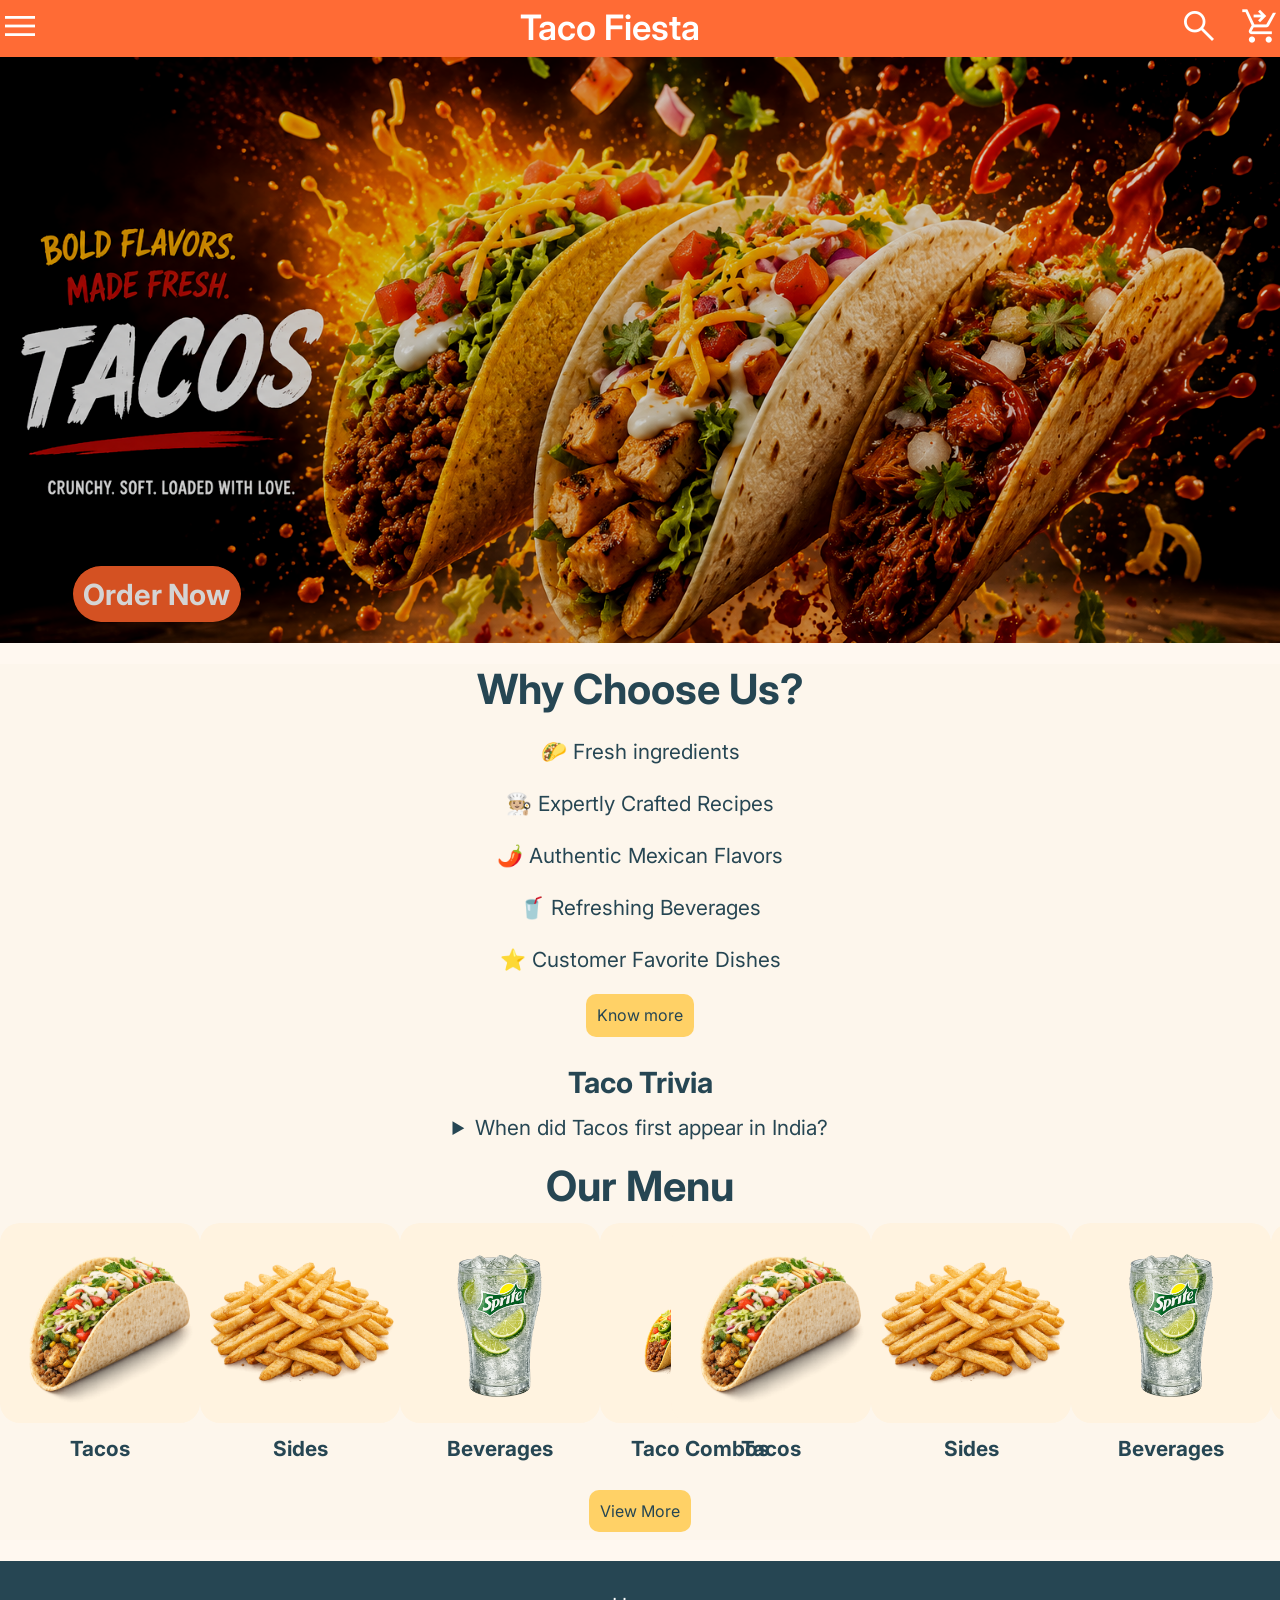
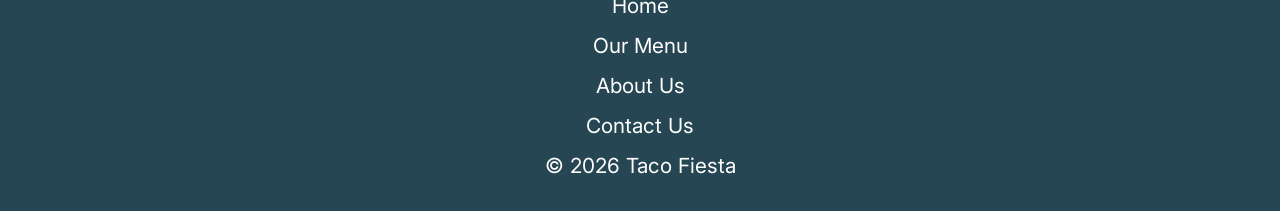
<file: index.html>
<!DOCTYPE html>
<html lang="en">
<head>
    <meta charset="UTF-8">
    <meta name="viewport" content="width=device-width, initial-scale=1.0">
    <title>Taco Fiesta</title>
    <link rel="icon" href="favicon.ico" type="image/x-icon">
    <link rel="stylesheet" href="https://fonts.googleapis.com/css2?family=Material+Symbols+Outlined:opsz,wght,FILL,GRAD@24,400,0,0"/>
    <link rel="stylesheet" href="css/style.css">
</head>
<body>
   <header>
   <nav class="navbar">
    <div class="navdiv">
       <a href="#menu">
        <span class="material-symbols-outlined menu-symbol">menu</span>
        </a>
     <div class="logo"><a href="index.html">Taco Fiesta</a></div>
     
     <div class="symbols">
    <a href="#search">
     <span class="material-symbols-outlined search-symbol">search</span>
     </a>
     <a href="#cart">
      <span class="material-symbols-outlined cart-symbol">shopping_cart_checkout</span>
      </a> 
     </div>
      </div>
         </nav>
      <section class="hero">
          <a href="products.html" class="btn">Order Now</a>
      </section>
    
    </header>
  
  <main>
   <section class="About">
   <h2>Why Choose Us?</h2>
    <ul>
        <li>🌮 Fresh ingredients</li>
        <li>🧑🏼‍🍳 Expertly Crafted Recipes</li>
        <li>🌶️ Authentic Mexican Flavors</li>
        <li>🥤 Refreshing Beverages</li>
        <li>⭐ Customer Favorite Dishes</li>
    </ul>
   <a href="about.html" class="btn-secondary">Know more</a>
     <aside class="info">
    <h3>Taco Trivia</h3>
   
        <details>
            <summary>When did Tacos first appear in India?</summary>
            <p>
                Tacos first appeared in India in the early <time datetime="2010">2010</time>s, around <time datetime="2010">2010</time>, when Mexican-style fast-food chains introduced them to Indian consumers.</p>  (Source: <cite>
                    <a href="https://www.meatpoultry.com/articles/2504-first-taco-bell-opens-in-india?utm_source=chatgpt.com" target="_blank">MEAT+POULTRY</a>
                </cite>)
        </details>
    </aside>
   </section>
  
  <section id="Products" class="products">
    <h2>Our Menu</h2>
    <div class="our_menu">
        <div class="group">
            <article class="items">
                <figure>
                    <img src="imgs/veg-taco.png" alt="veg_taco">
                    <figcaption>Tacos</figcaption>
                </figure>
            </article>
            <article class="items">
                <figure>
                    <img src="imgs/French-fries.png" alt="French Fries">
                    <figcaption>Sides</figcaption>
                </figure>
            </article>
            <article class="items">
                <figure>
                    <img src="imgs/sprite.png" alt="sprite">
                    <figcaption>Beverages</figcaption>
                </figure>
            </article>
            <article class="items">
                <figure>
                    <img src="imgs/Taco-combo.png" alt="Taco Combo">
                    <figcaption>Taco Combos</figcaption>
                </figure>
            </article>
        </div>

        <div aria-hidden="true" class="group">
            <article class="items">
                <figure>
                    <img src="imgs/veg-taco.png" alt="veg_taco">
                    <figcaption>Tacos</figcaption>
                </figure>
            </article>
            <article class="items">
                <figure>
                    <img src="imgs/French-fries.png" alt="French Fries">
                    <figcaption>Sides</figcaption>
                </figure>
            </article>
            <article class="items">
                <figure>
                    <img src="imgs/sprite.png" alt="sprite">
                    <figcaption>Beverages</figcaption>
                </figure>
            </article>
            <article class="items">
                <figure>
                    <img src="imgs/Taco-combo.png" alt="Taco Combo">
                    <figcaption>Taco Combos</figcaption>
                </figure>
            </article>
        </div>
    </div>

    <a href="products.html" class="btn-secondary">View More</a>
</section>
   </main>
  
    <footer>
      <p> <a href="index.html">Home</a></p>
      <p> <a href="products.html">Our Menu</a></p>
      <p> <a href="about.html">About Us</a></p>
      <p> <a href="contact.html">Contact Us</a></p>
      <p>&copy; 2026 Taco Fiesta</p>
</footer>
</body>
</html>
</file>
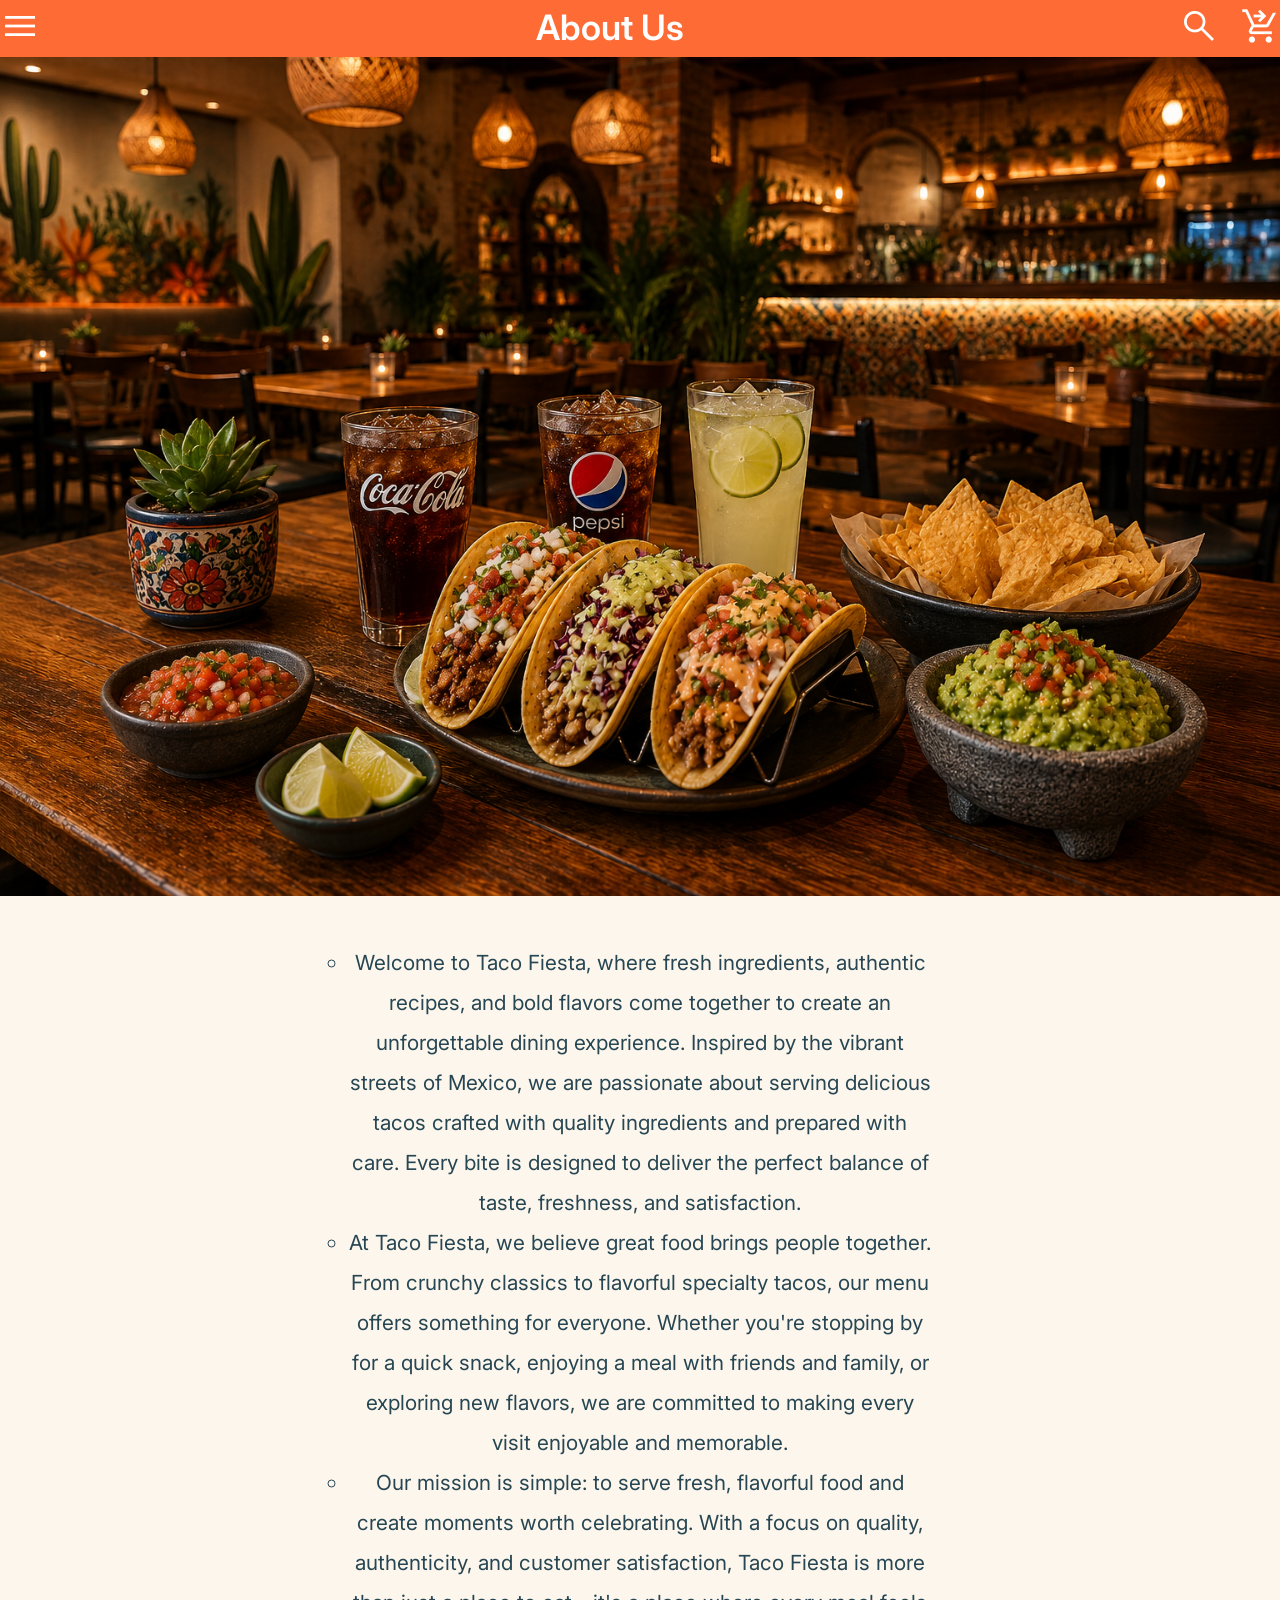
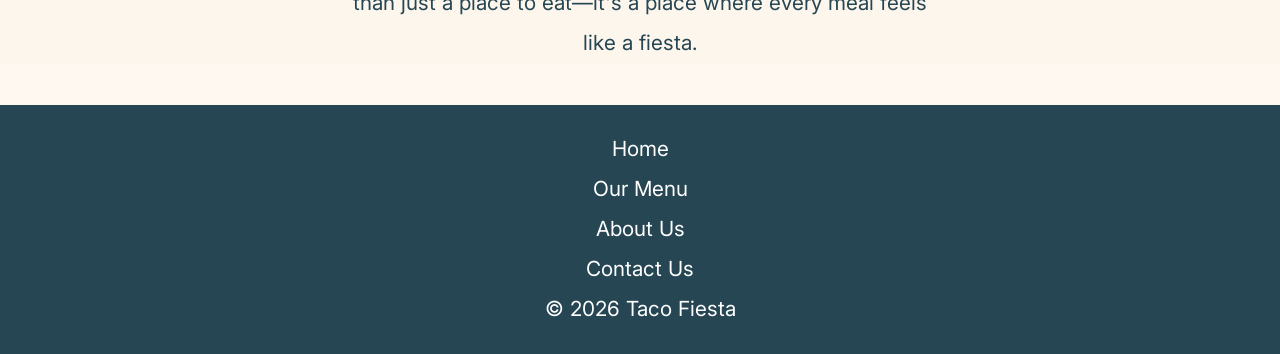
<file: about.html>
<!doctype html>
<html lang="en">
  <head>
    <meta charset="UTF-8" />
    <meta name="viewport" content="width=device-width, initial-scale=1.0" />
    <title>About Us</title>
    <link rel="icon" href="favicon.ico" type="image/x-icon">
    <link rel="stylesheet" href="https://fonts.googleapis.com/css2?family=Material+Symbols+Outlined:opsz,wght,FILL,GRAD@24,400,0,0"/>
    <link rel="stylesheet" href="/css/style.css">
    
  </head>
  <body>
    <header>
      <nav class="navbar">
    <div class="navdiv">
       <a href="#menu">
        <span class="material-symbols-outlined menu-symbol">menu</span>
        </a>
     <div class="title"><a href="about.html">About Us</a></div>
     
     <div class="symbols">
    <a href="#search">
     <span class="material-symbols-outlined search-symbol">search</span>
     </a>
    <a href="#cart">
      <span class="material-symbols-outlined cart-symbol">shopping_cart_checkout</span>
      </a> 
     </div>
      </div>
         </nav>
    </header>
    <main class="TacoFiesta">
      <section class="About-Us">
        <div class="Image">
          <img
            src="/imgs/about-us.png"
            alt="restraunt"
          />
        </div>
        <div class="Content">
         <ul>
         <li class="Desc"> <p>
            Welcome to Taco Fiesta, where fresh ingredients, authentic recipes,
            and bold flavors come together to create an unforgettable dining
            experience. Inspired by the vibrant streets of Mexico, we are
            passionate about serving delicious tacos crafted with quality
            ingredients and prepared with care. Every bite is designed to
            deliver the perfect balance of taste, freshness, and satisfaction.
          </p></li>

          <li class="Desc"> <p>
            At Taco Fiesta, we believe great food brings people together. From
            crunchy classics to flavorful specialty tacos, our menu offers
            something for everyone. Whether you're stopping by for a quick
            snack, enjoying a meal with friends and family, or exploring new
            flavors, we are committed to making every visit enjoyable and
            memorable.
          </p></li>

         <li class="Desc"> <p>
            Our mission is simple: to serve fresh, flavorful food and create
            moments worth celebrating. With a focus on quality, authenticity,
            and customer satisfaction, Taco Fiesta is more than just a place to
            eat—it's a place where every meal feels like a fiesta.
          </p></li>
          </ul> 
        </div>
      </section>
    </main>
     <footer>
      <p> <a href="index.html">Home</a></p>
      <p> <a href="products.html">Our Menu</a></p>
      <p> <a href="about.html">About Us</a></p>
      <p> <a href="contact.html">Contact Us</a></p>
      <p>&copy; 2026 Taco Fiesta</p>
</footer>
  </body>
</html>
</file>
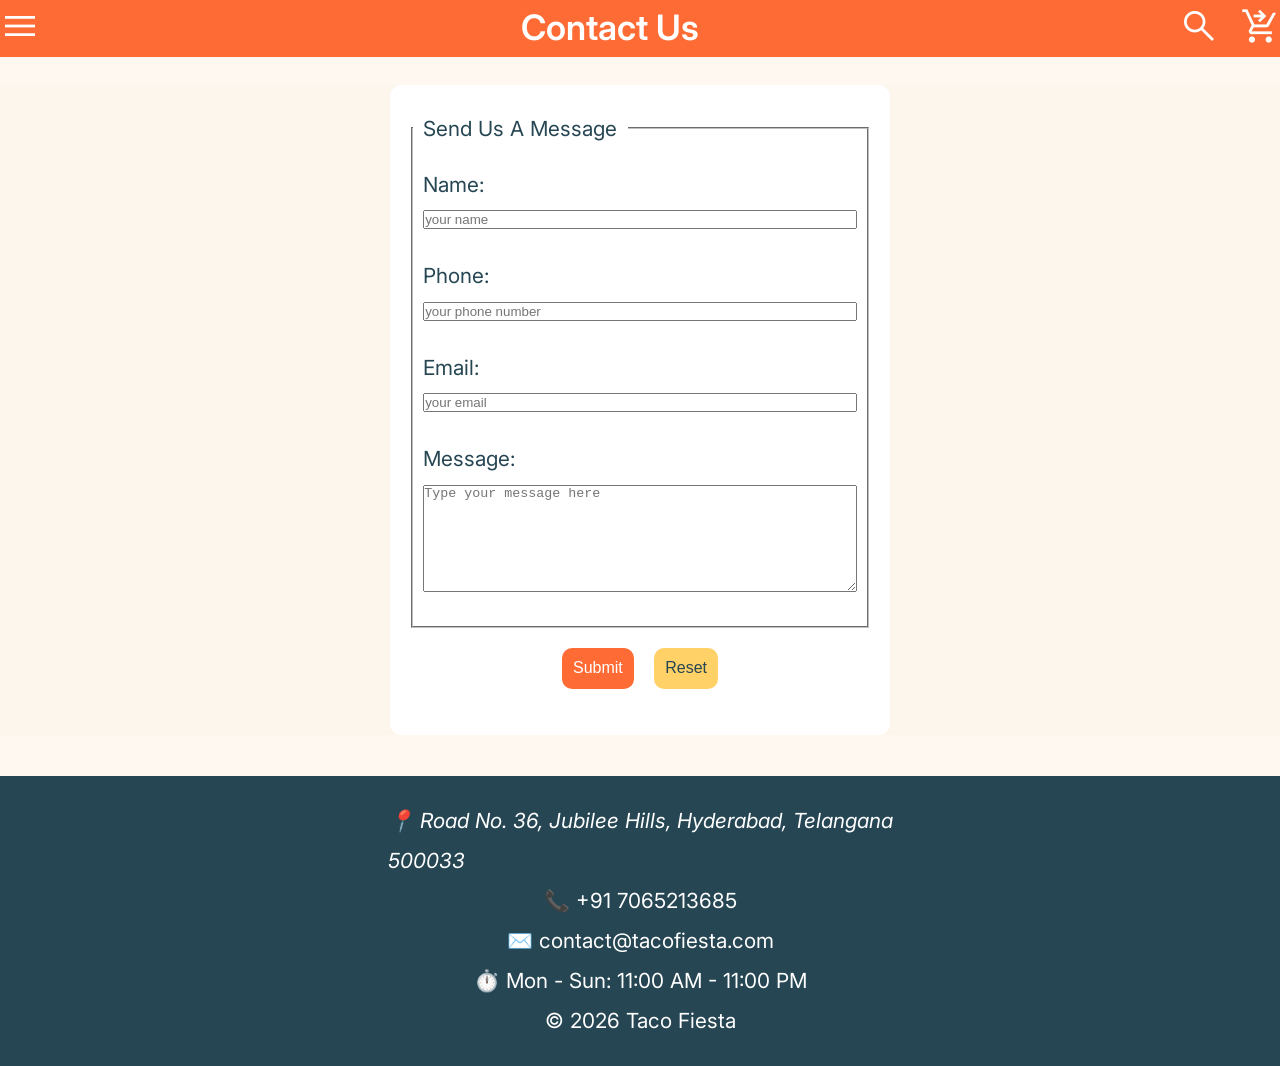
<file: contact.html>
<!doctype html>
<html lang="en">

<head>
    <meta charset="UTF-8" />
    <meta name="viewport" content="width=device-width, initial-scale=1.0" />
    <title>Contact Us</title>
    <link rel="icon" href="favicon.ico" type="image/x-icon" />
     <link rel="stylesheet" href="https://fonts.googleapis.com/css2?family=Material+Symbols+Outlined:opsz,wght,FILL,GRAD@24,400,0,0"/>
    <link rel="stylesheet" href="css/style.css" />
</head>

<body>
    <header>
       <nav class="navbar">
            <div class="navdiv">
                <a href="#menu">
                    <span class="material-symbols-outlined menu-symbol">menu</span>
                </a>
                <div class="title"><a href="contact.html">Contact Us</a></div>
                <div class="symbols">
                <a href="#search">
                    <span class="material-symbols-outlined search-symbol">search</span>
                </a>
                <a href="#cart">
                    <span class="material-symbols-outlined cart-symbol">shopping_cart_checkout</span>
                </a>
                </div>
            </div>
        </nav>
    </header>
    <main>
        <section class="contact-us">
        <form class="form"  action="https://httpbin.org/get" method="get">
            <fieldset>
                <legend>Send Us A Message</legend>
                <p class="details">
                    <label class="label" for="Name">Name:</label>
                    <input class="input" type="text" name="Name" id="Name" placeholder="your name" autocomplete="off" required />
                </p>
                <p class="details">
                    <label class="label" for="phone">Phone:</label>
                    <input class="input" type="tel" name="phone" id="phone" placeholder="your phone number" autocomplete="off" required />
                </p>
                <p class="details">
                    <label class="label" for="Email">Email:</label>
                    <input class="input" type="Email" name="Email" id="Email" placeholder="your email" autocomplete="off" required />
                </p>
                <p class="details">
                    <label class="label" for="message">Message:</label>
                    <textarea class="input" name="message" id="message" cols="20" rows="7"
                        placeholder="Type your message here"></textarea>
                </p>
            </fieldset>
            <section class="result">
            <button class="btn-primary" type="submit">Submit</button>
            <button class=" btn-primary btn-secondary" type="reset">Reset</button>
            </section>
        </form>
        </section>
    </main>
    <footer>
        
            <address>
                  📍 Road No. 36, Jubilee Hills, Hyderabad, Telangana <br>500033
            </address>
            <p>📞 <a href="tel:+917065213685">+91 7065213685</a></p>
            <p>✉️ contact@tacofiesta.com </p>
            <p>⏱️ Mon - Sun: 11:00 AM - 11:00 PM</p>
        <p>&copy; 2026 Taco Fiesta</p>
    </footer>
</body>

</html>
</file>
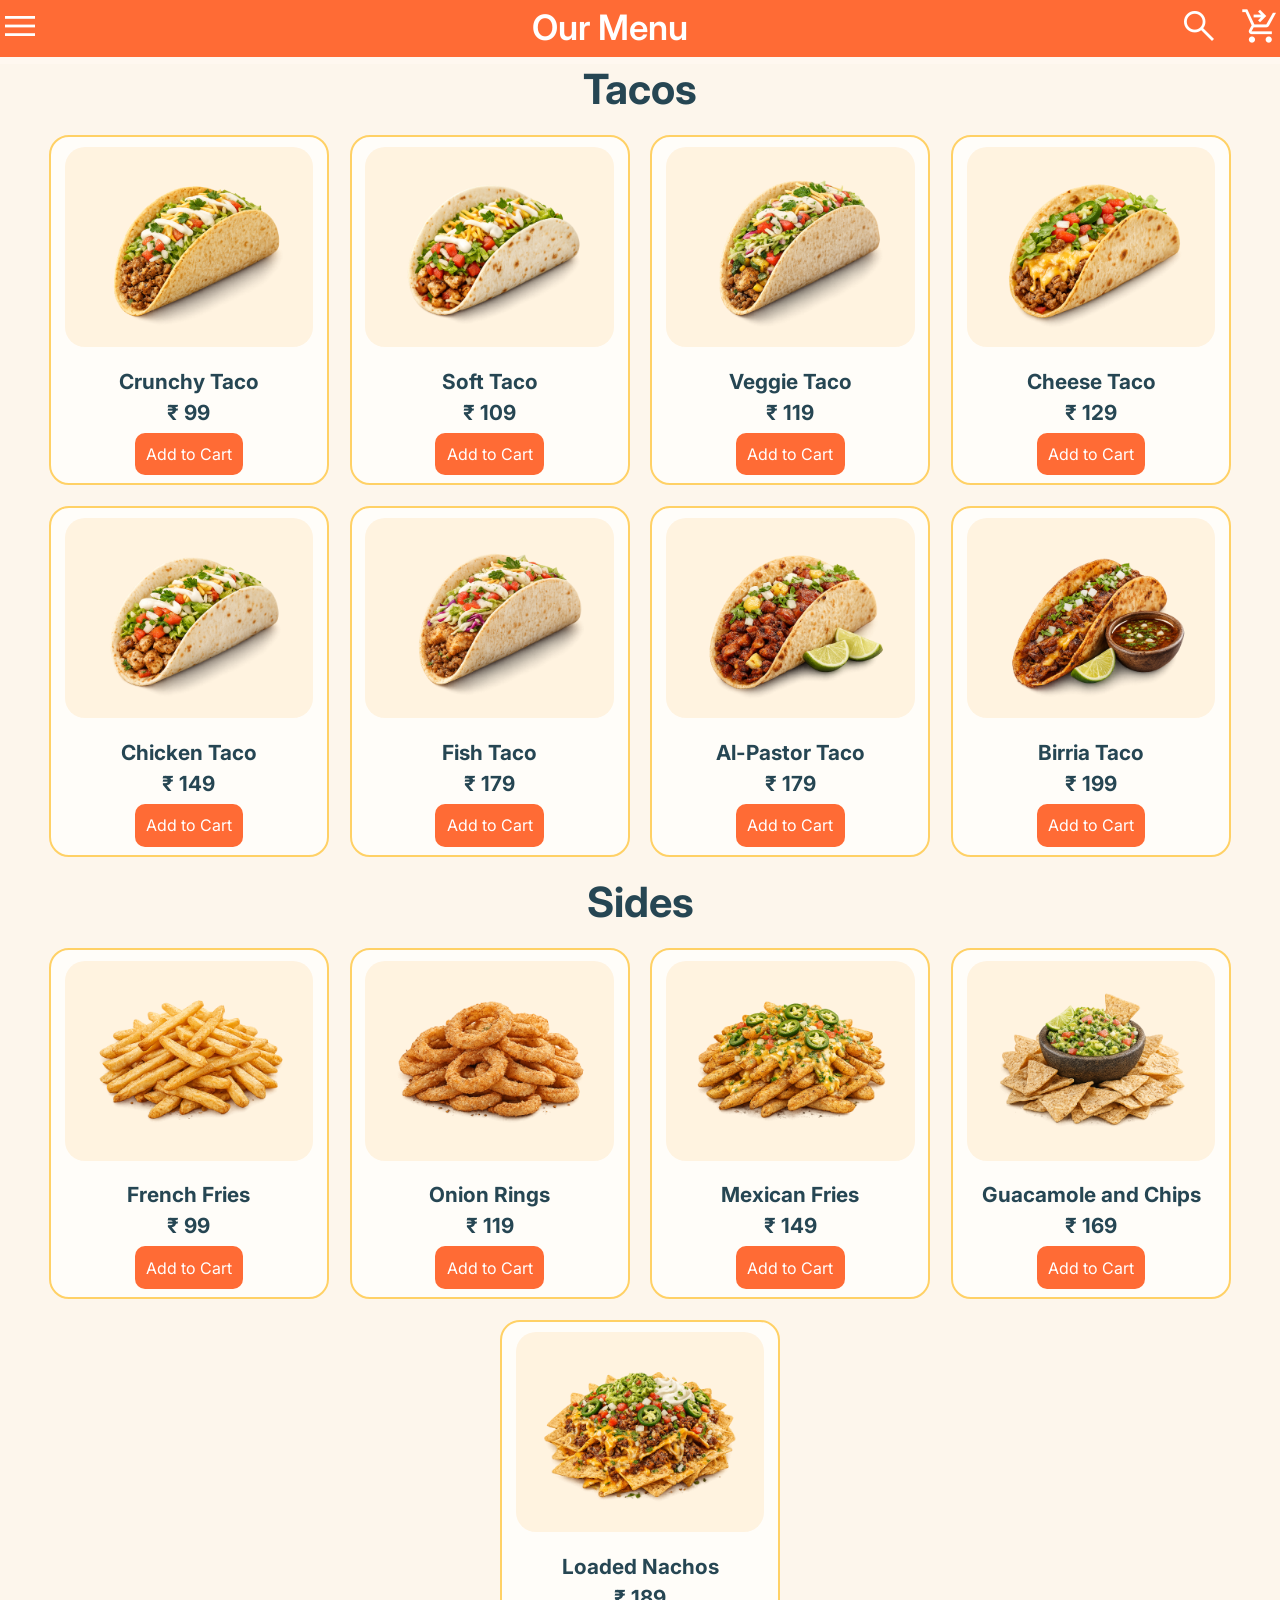
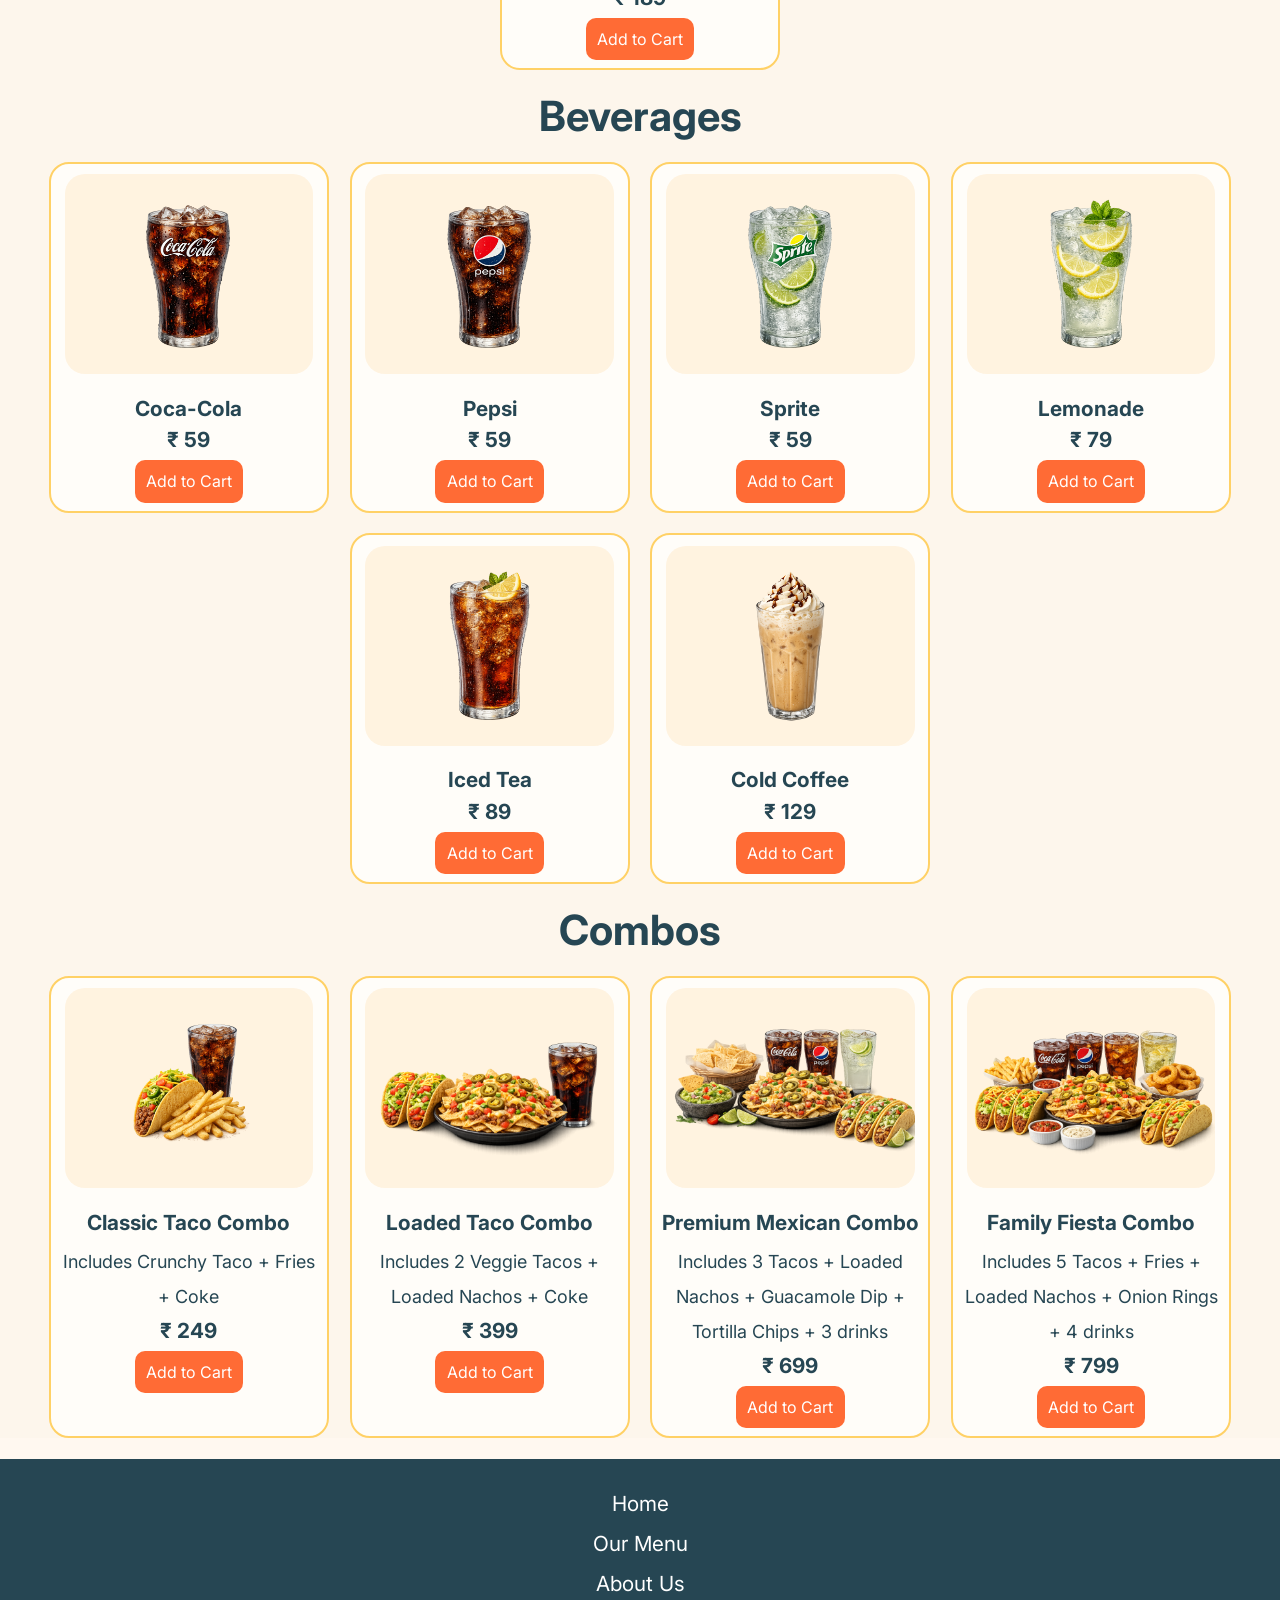
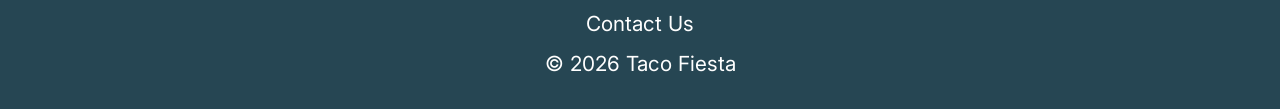
<file: products.html>
<!DOCTYPE html>
<html lang="en">
<head>
    <meta charset="UTF-8">
    <meta name="viewport" content="width=device-width, initial-scale=1.0">
    <title>Our Menu</title>
     <link rel="shortcut icon" href="favicon.ico" type="image/x-icon">
     <link rel="stylesheet" href="https://fonts.googleapis.com/css2?family=Material+Symbols+Outlined:opsz,wght,FILL,GRAD@24,400,0,0"/>
    <link rel="stylesheet" href="css/style.css">
</head>
<body>
    <header>
        <nav class="navbar">
            <div class="navdiv">
                <a href="#menu">
                    <span class="material-symbols-outlined menu-symbol">menu</span>
                </a>
                <div class="title"><a href="products.html">Our Menu</a></div>
                <div class="symbols">
                <a href="#search">
                    <span class="material-symbols-outlined search-symbol">search</span>
                </a>
                <a href="#cart">
                    <span class="material-symbols-outlined cart-symbol">shopping_cart_checkout</span>
                </a>
                </div>
            </div>
        </nav>
    </header>
    <main>
        <section id="Products" class="OurMenu"> 
    <h2>Tacos</h2>
    <div class="grid">
    <article class="card">
        <figure>
            <img src="imgs/crunchy-taco.png" alt="crunchy_taco">
            <figcaption>Crunchy Taco</figcaption>
        </figure>
        
        <p class="cost">&#8377; 99</p>
        <a href="#cart" class="btn-primary">Add to Cart</a>
        </article>
    <article class="card">
        <figure>
            <img src="imgs/soft-taco.png" alt="soft_taco">
            <figcaption>Soft Taco</figcaption>
        </figure>
       
        <p class="cost">&#8377; 109</p>
        <a href="#cart" class="btn-primary">Add to Cart</a>
    </article>
       <article class="card">
        <figure>
            <img src="imgs/veg-taco.png" alt="veggie_taco">
            <figcaption>Veggie Taco</figcaption>
        </figure>
        
        <p class="cost">&#8377; 119</p>
        <a href="#cart" class="btn-primary">Add to Cart</a>
      </article>
      <article class="card">
        <figure>
            <img src="imgs/cheese-taco.png" alt="cheese_taco">
            <figcaption>Cheese Taco</figcaption>
        </figure>
        <p class="cost">&#8377; 129</p>
        <a href="#cart" class="btn-primary">Add to Cart</a>
        </article>
      <article class="card">
        <figure>
            <img src="imgs/chicken-taco.png" alt="chicken_taco">
            <figcaption>Chicken Taco</figcaption>
        </figure>
        <p class="cost">&#8377; 149</p>
        <a href="#cart" class="btn-primary">Add to Cart</a>
        </article>
      <article class="card">
        <figure>
            <img src="imgs/fish-taco.png" alt="fish_taco">
            <figcaption>Fish Taco</figcaption>
        </figure>
        <p class="cost">&#8377; 179</p>
        <a href="#cart" class="btn-primary">Add to Cart</a>
        </article>
      <article class="card">
        <figure>
            <img src="imgs/Al-pastor taco.png" alt="Al-pastor_taco">
            <figcaption>Al-Pastor Taco</figcaption>
        </figure>
        <p class="cost">&#8377; 179</p>
        <a href="#cart" class="btn-primary">Add to Cart</a>
       </article>
      <article class="card">
        <figure>
            <img src="imgs/Birria-taco.png" alt="Birria_taco">
            <figcaption>Birria Taco</figcaption>
        </figure>
        <p class="cost">&#8377; 199</p>
        <a href="#cart" class="btn-primary">Add to Cart</a>
       </article>
    </div>
    <h2>Sides</h2>
    <div class="grid">
          <article class="card">
        <figure>
            <img src="imgs/French-fries.png" alt="French-fries">
            <figcaption>French Fries</figcaption>
        </figure>
       
        <p class="cost">&#8377; 99</p>
        <a href="#cart" class="btn-primary">Add to Cart</a>
    </article>
      <article class="card">
        <figure>
            <img src="imgs/onion-rings.png" alt="onion-rings">
            <figcaption>Onion Rings</figcaption>
        </figure>
        <p class="cost">&#8377; 119</p>
        <a href="#cart" class="btn-primary">Add to Cart</a>
        </article>
       <article class="card">
        <figure>
            <img src="imgs/mexican-fries.png" alt="mexican-fries">
            <figcaption>Mexican Fries</figcaption>
        </figure>
        
        <p class="cost">&#8377; 149</p>
        <a href="#cart" class="btn-primary">Add to Cart</a>
      </article>
    
      <article class="card">
        <figure>
            <img src="imgs/guacamole.png" alt="guacamole and Chips">
            <figcaption>Guacamole and Chips</figcaption>
        </figure>
        <p class="cost">&#8377; 169</p>
        <a href="#cart" class="btn-primary">Add to Cart</a>
        </article>
         <article class="card">
        <figure>
            <img src="imgs/loaded-nachos.png" alt="loaded-nachos">
            <figcaption>Loaded Nachos</figcaption>
        </figure>
        
        <p class="cost">&#8377; 189</p>
        <a href="#cart" class="btn-primary">Add to Cart</a>
        </article>
  
    </div>
    
    <h2>Beverages</h2>
    <div class="grid">
    <article class="card">
        <figure>
            <img src="imgs/coca-cola.png" alt="coca-cola">
            <figcaption>Coca-Cola</figcaption>
        </figure>
        
        <p class="cost">&#8377; 59</p>
        <a href="#cart" class="btn-primary">Add to Cart</a>
        </article>
    <article class="card">
        <figure>
            <img src="imgs/pepsi.png" alt="pepsi">
            <figcaption>Pepsi</figcaption>
        </figure>
       
        <p class="cost">&#8377; 59</p>
        <a href="#cart" class="btn-primary">Add to Cart</a>
    </article>
       <article class="card">
        <figure>
            <img src="imgs/sprite.png" alt="sprite" height="250" width="250">
            <figcaption>Sprite</figcaption>
        </figure>
        
        <p class="cost">&#8377; 59</p>
        <a href="#cart" class="btn-primary">Add to Cart</a>
      </article>
      <article class="card">
        <figure>
            <img src="imgs/lemonade.png" alt="lemonade">
            <figcaption>Lemonade</figcaption>
        </figure>
        <p class="cost">&#8377; 79</p>
        <a href="#cart" class="btn-primary">Add to Cart</a>
        </article>
      <article class="card">
        <figure>
            <img src="imgs/Iced-tea.png" alt="Iced Tea">
            <figcaption>Iced Tea</figcaption>
        </figure>
        <p class="cost">&#8377; 89</p>
        <a href="#cart" class="btn-primary">Add to Cart</a>
        </article>
      <article class="card">
        <figure>
            <img src="imgs/cold-coffee.png" alt="Cold Coffee">
            <figcaption>Cold Coffee</figcaption>
        </figure>
        <p class="cost">&#8377; 129</p>
        <a href="#cart" class="btn-primary">Add to Cart</a>
        </article>
    </div>
    <h2>Combos</h2>
    <div class="grid">
    <article class="card">
        <figure>
            <img src="imgs/Taco-combo.png" alt="Taco-combo" >
            <figcaption>Classic Taco Combo</figcaption>
        </figure>
         <p class="desc">Includes Crunchy Taco + Fries + Coke</p>
        <p class="cost">&#8377; 249</p>
        <a href="#cart" class="btn-primary">Add to Cart</a>
        </article>
    <article class="card">
        <figure>
            <img src="imgs/loaded-taco-combo.png" alt="loaded-taco-combo">
            <figcaption>Loaded Taco Combo</figcaption>
        </figure>
         <p class="desc">Includes 2 Veggie Tacos + Loaded Nachos + Coke</p>
        <p class="cost">&#8377; 399</p>
        <a href="#cart" class="btn-primary">Add to Cart</a>
        </article>
         <article class="card">
        <figure>
            <img src="imgs/premium-mexican-combo.png" alt="premium-mexican-combo">
            <figcaption>Premium Mexican Combo</figcaption>
        </figure>
         <p class="desc">Includes 3 Tacos + Loaded Nachos + Guacamole Dip + Tortilla Chips + 3 drinks</p>
        <p class="cost">&#8377; 699</p>
        <a href="#cart" class="btn-primary">Add to Cart</a>
        </article>
    <article class="card">
        <figure>
            <img src="imgs/family-fiesta-combo.png" alt="family-fiesta-combo">
            <figcaption>Family Fiesta Combo</figcaption>
        </figure>
         <p class="desc">Includes 5 Tacos + Fries + Loaded Nachos + Onion Rings + 4 drinks</p>
        <p class="cost">&#8377; 799</p>
        <a href="#cart" class="btn-primary">Add to Cart</a>
        </article>
   
        </div>
   </section>
    </main>
     <footer>
      <p> <a href="index.html">Home</a></p>
      <p> <a href="products.html">Our Menu</a></p>
      <p> <a href="about.html">About Us</a></p>
      <p> <a href="contact.html">Contact Us</a></p>
      <p>&copy; 2026 Taco Fiesta</p>
</footer>
</body>
</html>
</file>
<file: css/style.css>
@import url("https://fonts.googleapis.com/css2?family=Inter:ital,opsz,wght@0,14..32,100..900;1,14..32,100..900&family=Nunito:ital,wght@0,200..1000;1,200..1000&display=swap");
* {
  margin: 0;
  padding: 0;
  box-sizing: border-box;
}
:root {
  --PRIMARY-COLOR: #ff6b35;
  --SECONDARY-COLOR: #ffd166;
  --ACCENT-COLOR: #06d6a0;
  --BACKGROUND-COLOR: #fff8f0;
  --TEXT-COLOR: #264653;
  --LIGHT-TEXT-COLOR: #ffffff;
  --BTN-FONT-SIZE: 16px;
  --BTN-BORDER-RADIUS: 10px;
  --FOOTER-BACKGROUND-COLOR: #264653;
  --CARD-BACKGROUND-COLOR: #fffdf9;
  --CARD-BORDER-COLOR: #ffd166;
  --CARD-IMG-BACKGROUND-COLOR:#fff3e0;
}
/* Navigation */
.navbar {
  background-color: var(--PRIMARY-COLOR);
  width: 100%;
  transition: all 0.3s ease;
  position: fixed;
  z-index: 1000;
  top: 0;
}
.navbar a:hover,
.navbar .material-symbols-outlined:hover {
  color: #ffd166;
}
.navdiv {
  display: flex;
  justify-content: space-between;
  padding: 0.3em 0;
}
.symbols {
  display: flex;
  justify-content: flex-end;
  flex-flow: row nowrap;
  align-items: center;
  gap: 1rem;
}

.logo a,
.title a {
  font-size: 35px;
  font-weight: 600;
  color: var(--LIGHT-TEXT-COLOR);
}
.menu-symbol,
.search-symbol,
.cart-symbol {
  font-size: 40px;
  color: var(--LIGHT-TEXT-COLOR);
}
/* ====== Typography ====== */
h1 {
  font-size: 3.75rem;
}
h2 {
  font-size: 2rem;
  margin-bottom: 0.3em;
}
h3 {
  font-size: 1.4rem;
  margin-bottom: 0.5em;
}
li {
  list-style-type: none;
}
a {
  text-decoration: none;
}
.About {
  text-align: center;
}
/* ======= Layout ======= */
html {
  font-size: 1.3rem;
  background-color: var(--BACKGROUND-COLOR);
  color: var(--TEXT-COLOR);
  font-family: "Inter", sans-serif;
  scroll-behavior: smooth;
}
body {
  margin: 0 auto;
  padding-top: 43px;
}
header {
  top: 0;
}
main {
  background-color: #fdf6ec;
}
.hero {
  background-image: url("/imgs/HeroSection.png");
  background-size: cover;
  background-position: center;
  background-repeat: no-repeat;
  width: 100%;
  height: 600px;
  filter: brightness(80%) saturate(100%) contrast(110%);
  display: flex;
  flex-direction: column;
  justify-content: flex-end;
  align-items: flex-start;
  padding-bottom: 0.5em;
  padding-left: 3em;
  margin-bottom: 1em;
}
.About ul {
  line-height: 2.5rem;
}
.info {
  margin: 1em;
}
.products {
  text-align: center;
  margin: 1em 0;
}
.our_menu {
  display: flex;
  overflow: hidden;
}
.group {
  display: flex;
  flex-shrink: 0;
  animation: spin 5s infinite linear;
  margin-bottom: 1em;
}
@keyframes spin {
  from {
    transform: translateX(0);
  }
  to {
    transform: translateX(-100%);
  }
}
.items {
  flex: 0 0 200px;
  border-radius: 20px;
  text-align: center;
}
figure {
  margin: 0;
}
.items img {
  border-radius: 20px;
  background-color: #fff3e0;
  width: 100%;
  height: 200px;
  object-fit: contain;
}
.items figcaption {
  font-weight: bold;
  font-size: 1rem;
  margin-top: 8px;
}
.TacoFiesta {
  padding: 0;
  margin: 0;
}
.Image img {
  width: 100%;
  height: auto;
}
.Content {
  margin: 2em;
  color: var(--TEXT-COLOR);
  line-height: 40px;
}
.Desc {
  list-style-type: circle;
  max-width: 45ch;
  text-align: center;
  margin: 0 auto;
}
.description {
  font-size: 1.125rem;
}
.OurMenu {
  text-align: center;
  margin: 1em 0;
}
.grid {
  margin: 1em;
  gap: 1rem;
  display: flex;
  flex-wrap: wrap;
  justify-content: center;
}
.card {
  margin: 0;
  width: min(100%, 280px);
  min-height: 350px;
  background-color: var(--CARD-BACKGROUND-COLOR);
  border: 2px solid var(--CARD-BORDER-COLOR);
  border-radius: 20px;
  transition: all 0.3s ease;
  scroll-margin-top: 8rem;
}
.card:hover {
  transform: translateY(-0.2rem) scaleY(1.02);
  box-shadow:
    0 4px 12px rgba(0, 0, 0, 0.08),
    0 8px 20px rgba(255, 107, 53, 0.12);
  border-color: #f4b942;
}
.card:hover figcaption {
  color: var(--PRIMARY-COLOR);
  transform: scale(1.05);
}
.card:hover .btn-primary {
  background-color: #e85a24;
  transform: translateY(-0.2rem) scaleY(1.02);
}
.card:hover .cost {
  color: #c1121f;
  transform: scale(1.05);
}
.card:hover .desc {
  transform: scale(1.03);
}
.card:hover img {
  transform: scale(1.05);
  background-color: #ffe4b5;
}
.card figure {
  margin: 0;
  overflow: hidden;
}
.card img {
  margin: 0.5em;
  border-radius: 20px;
  background-color: var(--CARD-IMG-BACKGROUND-COLOR);
  width: 90%;
  height: 200px;
  object-fit: contain;
  transition: all 0.3s ease;
}
.card figcaption {
  margin: 0.3em;
  font-weight: bold;
  font-size: 1rem;
  transition: all 0.3s ease;
}
.card .desc {
  margin: 0.2em;
  font-size: large;
  line-height: 35px;
  transition: all 0.3s ease;
}
.card .cost {
  font-weight: bold;
  transition: all 0.3s ease;
}
.contact-us {
  display: flex;
  flex-direction: column;
  justify-content: center;
  align-items: center;
  margin: 2em;
}
.form {
  padding: 1em;
  width: min(100%, 500px);
  height: 650px;
  background-color: var(--LIGHT-TEXT-COLOR);
  border-radius: 12px;
  transform: translateY(30px);
  opacity: 0;
  animation: slideUp 0.8s ease forwards;
}
@keyframes slideUp {
  to {
    transform: translateY(0);
    opacity: 1;
  }
}
.form:hover {
  transform: translateY(-3px);
  box-shadow: 0 12px 28px rgba(0, 0, 0, 0.18);
}
.form:hover legend {
  color: var(--PRIMARY-COLOR);
}
.details {
  display: flex;
  flex-direction: column;
  justify-content: center;
  margin: 1em 0.5em;
}
.input {
  margin: 1em 0;
  width: 100%;
}
.result {
  display: flex;
  justify-content: center;
  gap: 20px;
  margin-top: 0.6em;
}
legend {
  padding: 0.5em;
}
/* buttons */

.btn {
  margin: 0.5rem;
  padding: 0.5rem;
  font-size: 1.4rem;
  font-weight: bolder;
  border-radius: 50px;
  background-color: var(--PRIMARY-COLOR);
  color: var(--LIGHT-TEXT-COLOR);
  transition: all 0.3s ease;
  display: inline-flex;
  align-items: center;
  justify-content: center;
   border: none;
}
.btn:hover {
  background-color: #e85a24;
  transform: translateY(-0.2rem) scaleY(1.02);
}
.btn-primary {
  margin: 0.5em 0;
  padding: 0.7em;
  border-radius: var(--BTN-BORDER-RADIUS);
  background-color: var(--PRIMARY-COLOR);
  color: var(--LIGHT-TEXT-COLOR);
  font-size: var(--BTN-FONT-SIZE);
  transition: all 0.3s ease;
  display: inline-flex;
  align-items: center;
  justify-content: center;
  border: none;
}
.btn-primary:hover {
  background-color: #e85a24;
  transform: translateY(-0.2rem) scaleY(1.02);
}
.btn-secondary {
  margin: 0.5em 0;
  padding: 0.7em;
  border-radius: var(--BTN-BORDER-RADIUS);
  background-color: var(--SECONDARY-COLOR);
  color: var(--TEXT-COLOR);
  font-size: var(--BTN-FONT-SIZE);
  transition: all 0.3s ease;
  display: inline-flex;
  align-items: center;
  justify-content: center;
   border: none;
}
.btn-secondary:hover {
  background-color: #f4b942;
  transform: translateY(-0.2rem) scaleY(1.02);
}
footer {
  bottom: 0;
  padding: 1.2em 0;
  line-height: 40px;
  background-color: var(--FOOTER-BACKGROUND-COLOR);
  color: var(--LIGHT-TEXT-COLOR);
  display: flex;
  flex-direction: column;
  align-items: center;
}
footer a {
  color: var(--LIGHT-TEXT-COLOR);
}
footer a:hover {
  color: #ffd166;
  text-decoration: underline;
}
@media screen and (max-width: 480px) {
  html {
    font-size: 1rem;
  }
  .logo a,
  .title a {
    font-size: 1.5rem;
  }
  .menu-symbol,
  .search-symbol,
  .cart-symbol {
    font-size: 30px;
  }
  .hero {
    background-size: cover;
    width: 100%;
    height: 220px;
    padding-left: 0;
  }
  .btn {
    font-size: 0.85rem;
  }
  h1 {
    font-size: 2rem;
  }
  h2 {
    font-size: 1.6rem;
  }
  h3 {
    font-size: 1.3rem;
  }
  .About ul {
    line-height: 2rem;
  }
  .items img {
    width: 100%;
    height: 160px;
    object-fit: contain;
  }
  .card {
    border: 2px solid #f4b942;
    width: min(100%, 250px);
  }
  .card figcaption {
    color: var(--PRIMARY-COLOR);
  }
  .card .cost {
    color: #c1121f;
  }
  .card img {
    background-color: #ffe4b5;
  }
  .Content {
    line-height: 35px;
  }
  .form {
    width: min(100%, 400px);
    height: 560px;
    box-shadow: 0 12px 28px rgba(0, 0, 0, 0.18);
  }
  .input {
    width: 100%;
  }
  legend {
    color: var(--PRIMARY-COLOR);
  }
  footer {
    padding: 1.2em;
    font-size: 0.9rem;
    line-height: 30px;
    text-align: center;
  }
  footer a {
    text-decoration: underline;
  }
}
</file>
